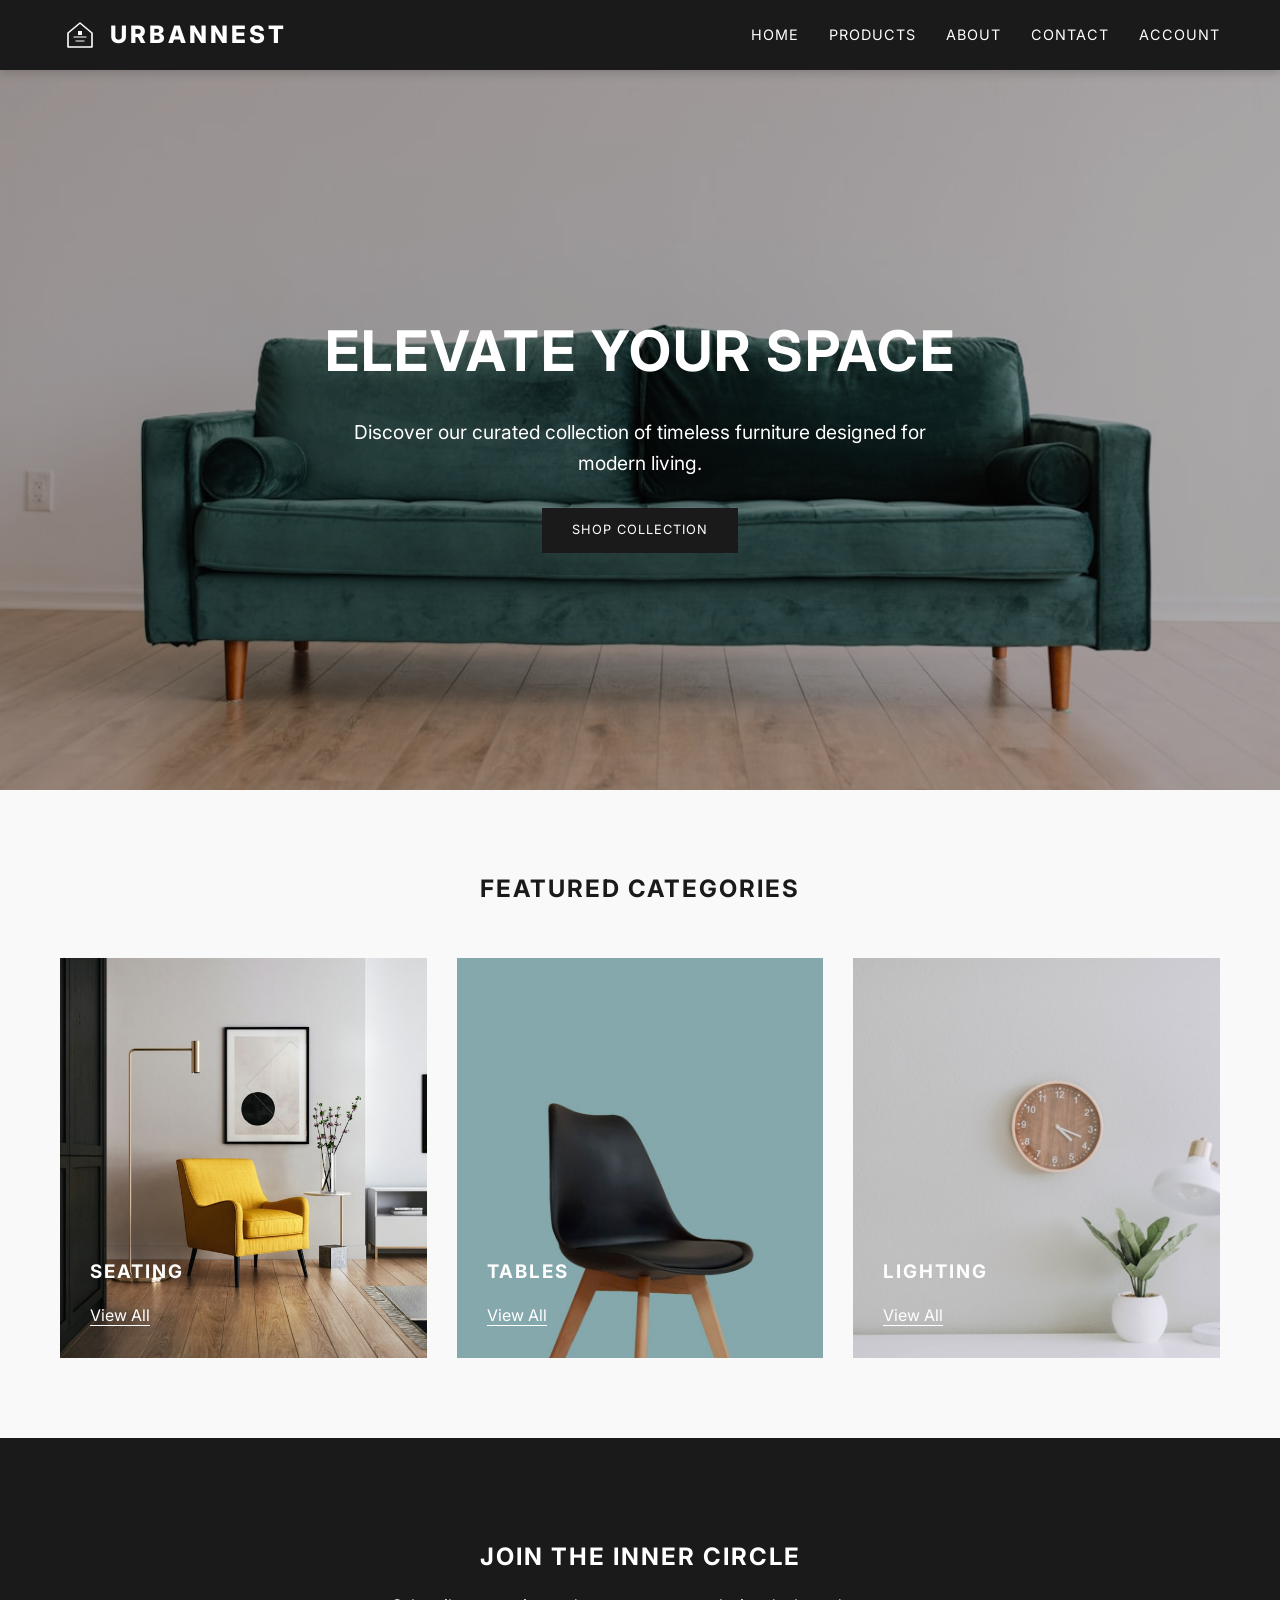
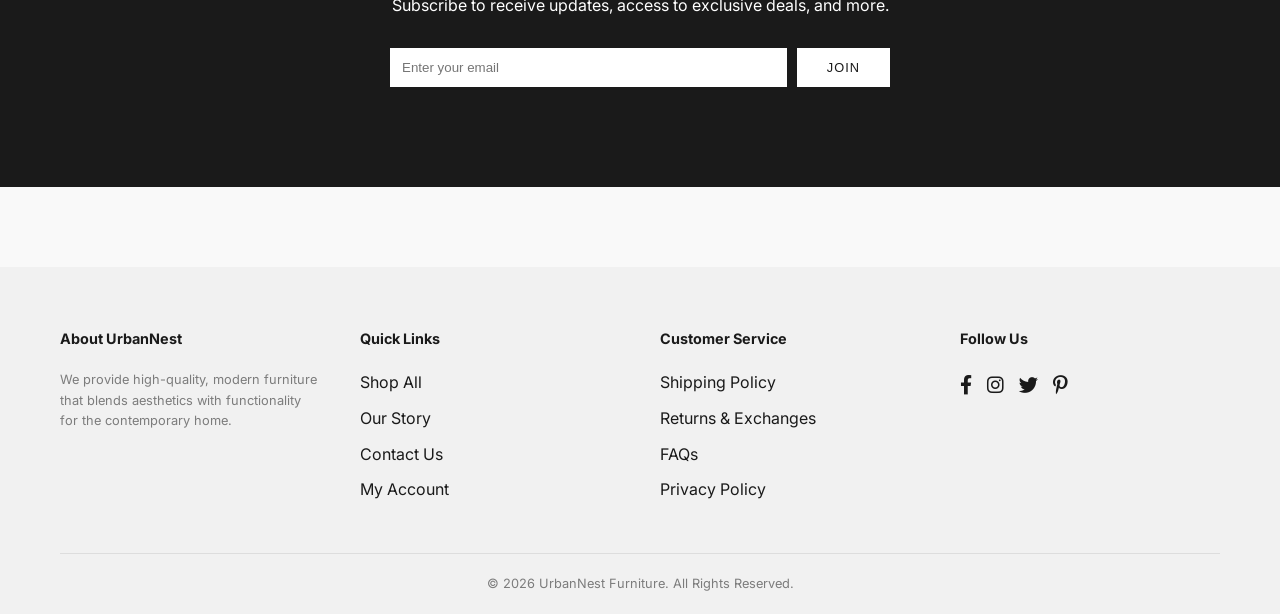
<file: Furniture/index.html>
<!DOCTYPE html>
<html lang="en">
<head>
    <meta charset="UTF-8">
    <meta name="viewport" content="width=device-width, initial-scale=1.0">
    <title>UrbanNest | Modern Minimalist Furniture</title>
    <link rel="icon" type="image/svg+xml" href="img/logo-white.svg">
    <link rel="stylesheet" href="style.css">
    <!-- Font Awesome for social icons -->
    <link rel="stylesheet" href="https://cdnjs.cloudflare.com/ajax/libs/font-awesome/6.0.0/css/all.min.css">
    <!-- Google Fonts: Inter -->
    <link href="https://fonts.googleapis.com/css2?family=Inter:wght@300;400;600;800&display=swap" rel="stylesheet">
</head>
<body>

    <header>
        <div class="container">
            <nav>
                <div class="logo">
                    <img src="img/logo-white.svg" alt="UrbanNest Logo">
                    URBANNEST
                </div>
                <ul class="nav-links">
                    <li><a href="index.html">Home</a></li>
                    <li><a href="products.html">Products</a></li>
                    <li><a href="about.html">About</a></li>
                    <li><a href="contact.html">Contact</a></li>
                    <li><a href="account.html">Account</a></li>
                </ul>
                <div class="mobile-menu-btn">
                    <i class="fas fa-bars"></i>
                </div>
            </nav>
        </div>
    </header>

    <main>
        <!-- Hero Section -->
        <section class="hero" style="background: linear-gradient(rgba(0,0,0,0.3), rgba(0,0,0,0.3)), url('img/hero.jpg'); background-size: cover; background-position: center; height: 80vh; display: flex; align-items: center; color: #fff; text-align: center;">
            <div class="container" style="width: 100%;">
                <h1 style="font-size: 3.5rem; margin-bottom: 20px;">Elevate Your Space</h1>
                <p style="font-size: 1.2rem; margin-bottom: 30px; max-width: 600px; margin-left: auto; margin-right: auto;">Discover our curated collection of timeless furniture designed for modern living.</p>
                <a href="products.html" class="btn">Shop Collection</a>
            </div>
        </section>

        <!-- Featured Categories -->
        <section class="categories" style="padding: 80px 0;">
            <div class="container">
                <h2 style="text-align: center; margin-bottom: 50px;">Featured Categories</h2>
                <div style="display: grid; grid-template-columns: repeat(auto-fit, minmax(300px, 1fr)); gap: 30px;">
                    <div class="category-card" style="position: relative; overflow: hidden; height: 400px;">
                        <img src="img/seating.jpg" alt="Seating" style="width: 100%; height: 100%; object-fit: cover; transition: transform 0.5s ease;">
                        <div style="position: absolute; bottom: 30px; left: 30px; color: #fff;">
                            <h3>Seating</h3>
                            <a href="products.html" style="border-bottom: 1px solid #fff;">View All</a>
                        </div>
                    </div>
                    <div class="category-card" style="position: relative; overflow: hidden; height: 400px;">
                        <img src="img/tables.jpg" alt="Tables" style="width: 100%; height: 100%; object-fit: cover; transition: transform 0.5s ease;">
                        <div style="position: absolute; bottom: 30px; left: 30px; color: #fff;">
                            <h3>Tables</h3>
                            <a href="products.html" style="border-bottom: 1px solid #fff;">View All</a>
                        </div>
                    </div>
                    <div class="category-card" style="position: relative; overflow: hidden; height: 400px;">
                        <img src="img/lighting.jpg" alt="Lighting" style="width: 100%; height: 100%; object-fit: cover; transition: transform 0.5s ease;">
                        <div style="position: absolute; bottom: 30px; left: 30px; color: #fff;">
                            <h3>Lighting</h3>
                            <a href="products.html" style="border-bottom: 1px solid #fff;">View All</a>
                        </div>
                    </div>
                </div>
            </div>
        </section>

        <!-- Newsletter -->
        <section class="newsletter" style="background: #1a1a1a; color: #fff; padding: 100px 0; text-align: center;">
            <div class="container">
                <h2>Join the Inner Circle</h2>
                <p style="margin-bottom: 30px;">Subscribe to receive updates, access to exclusive deals, and more.</p>
                <form id="Newsletter" style="display: flex; max-width: 500px; margin: 0 auto; gap: 10px;">
                    <input type="email" placeholder="Enter your email" required style="flex: 1; padding: 12px; border: none;">
                    <button type="submit" class="btn" style="background: #fff; color: #1a1a1a;">Join</button>
                </form>
            </div>
        </section>
    </main>

    <footer>
        <div class="container">
            <div class="footer-content">
                <div class="footer-section">
                    <h4>About UrbanNest</h4>
                    <p style="font-size: 0.8rem; color: #7c7c7c;">We provide high-quality, modern furniture that blends aesthetics with functionality for the contemporary home.</p>
                </div>
                <div class="footer-section">
                    <h4>Quick Links</h4>
                    <ul>
                        <li><a href="products.html">Shop All</a></li>
                        <li><a href="about.html">Our Story</a></li>
                        <li><a href="contact.html">Contact Us</a></li>
                        <li><a href="account.html">My Account</a></li>
                    </ul>
                </div>
                <div class="footer-section">
                    <h4>Customer Service</h4>
                    <ul>
                        <li><a href="#">Shipping Policy</a></li>
                        <li><a href="#">Returns & Exchanges</a></li>
                        <li><a href="#">FAQs</a></li>
                        <li><a href="#">Privacy Policy</a></li>
                    </ul>
                </div>
                <div class="footer-section">
                    <h4>Follow Us</h4>
                    <div class="social-links">
                        <a href="https://facebook.com" target="_blank"><i class="fab fa-facebook-f"></i></a>
                        <a href="https://instagram.com" target="_blank"><i class="fab fa-instagram"></i></a>
                        <a href="https://twitter.com" target="_blank"><i class="fab fa-twitter"></i></a>
                        <a href="https://pinterest.com" target="_blank"><i class="fab fa-pinterest-p"></i></a>
                    </div>
                </div>
            </div>
            <div class="footer-bottom">
                <p>&copy; 2026 UrbanNest Furniture. All Rights Reserved.</p>
            </div>
        </div>
    </footer>

    <script src="script.js"></script>
</body>
</html>
</file>
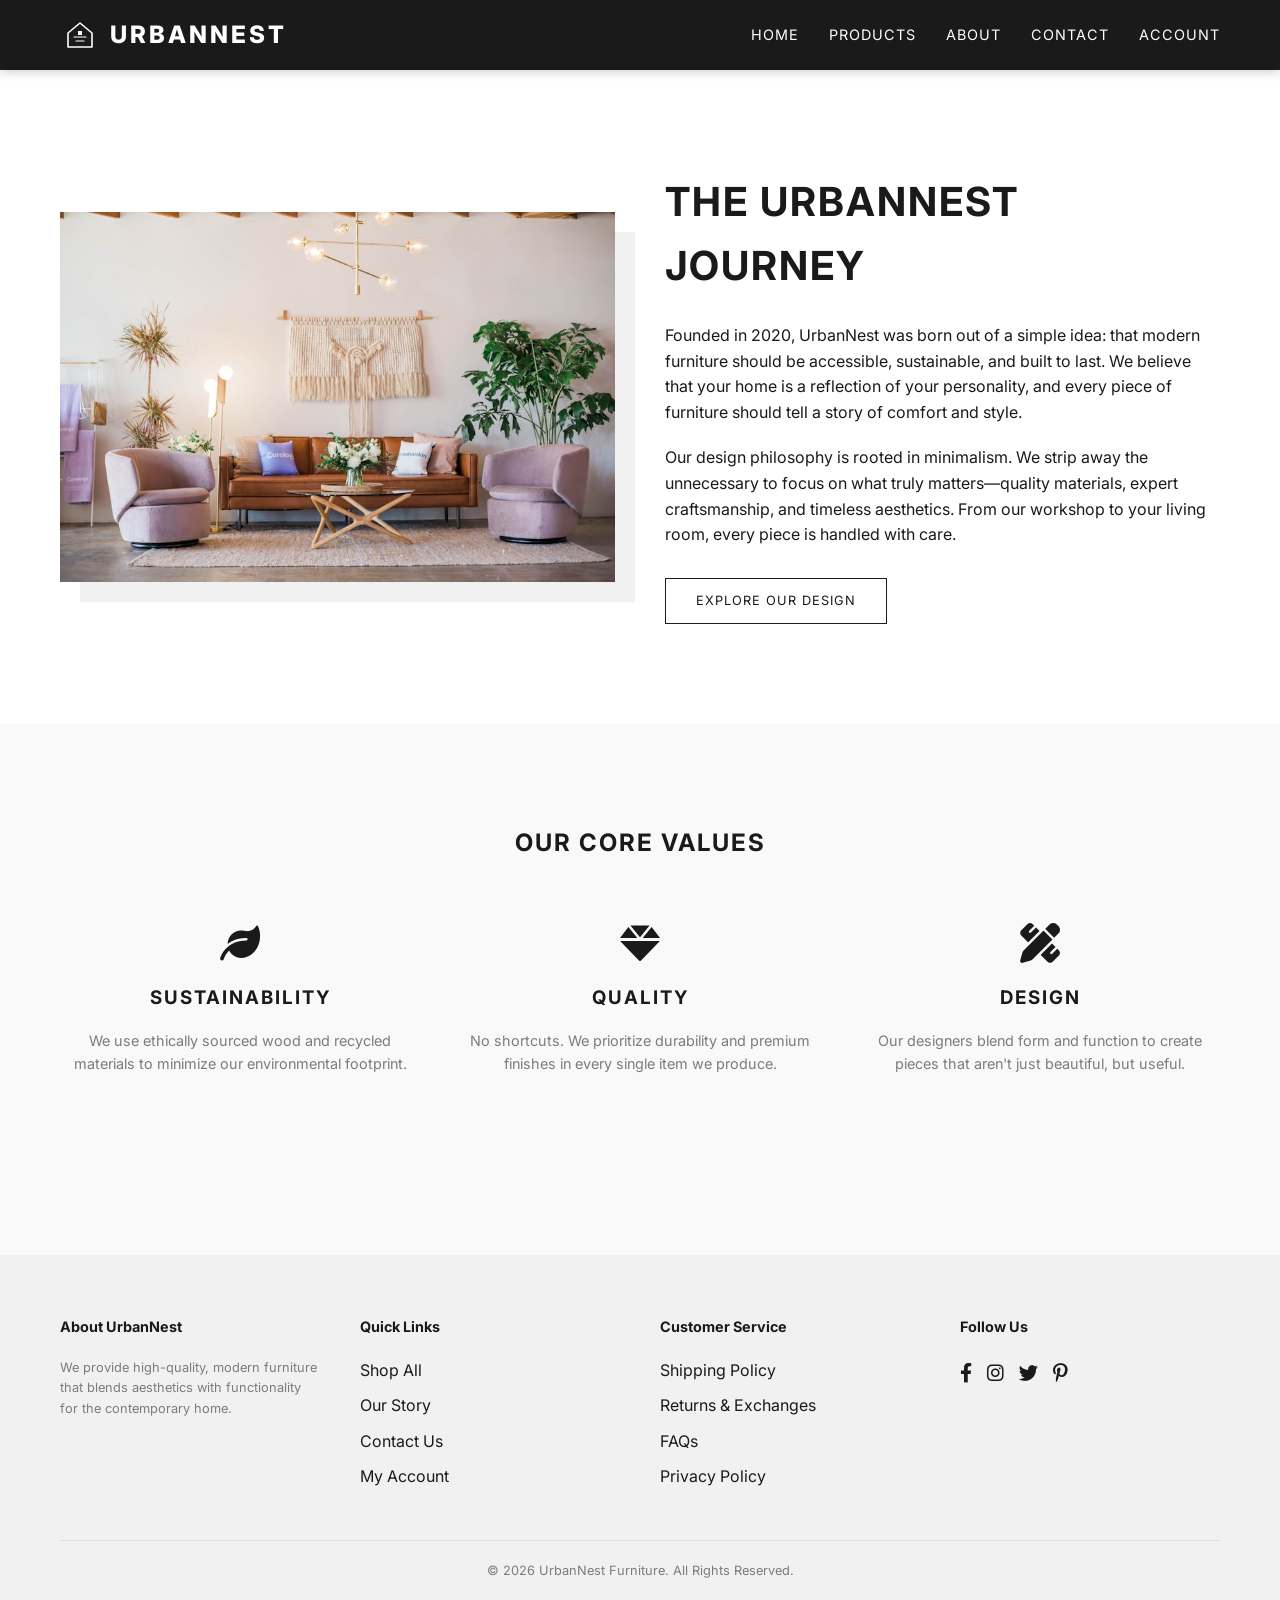
<file: Furniture/about.html>
<!DOCTYPE html>
<html lang="en">
<head>
    <meta charset="UTF-8">
    <meta name="viewport" content="width=device-width, initial-scale=1.0">
    <title>About Us | UrbanNest</title>
    <link rel="icon" type="image/svg+xml" href="img/logo-white.svg">
    <link rel="stylesheet" href="style.css">
    <link rel="stylesheet" href="https://cdnjs.cloudflare.com/ajax/libs/font-awesome/6.0.0/css/all.min.css">
    <link href="https://fonts.googleapis.com/css2?family=Inter:wght@300;400;600;800&display=swap" rel="stylesheet">
</head>
<body>

    <header>
        <div class="container">
            <nav>
                <div class="logo">
                    <img src="img/logo-white.svg" alt="UrbanNest Logo">
                    URBANNEST
                </div>
                <ul class="nav-links">
                    <li><a href="index.html">Home</a></li>
                    <li><a href="products.html">Products</a></li>
                    <li><a href="about.html">About</a></li>
                    <li><a href="contact.html">Contact</a></li>
                    <li><a href="account.html">Account</a></li>
                </ul>
                <div class="mobile-menu-btn">
                    <i class="fas fa-bars"></i>
                </div>
            </nav>
        </div>
    </header>

    <main>
        <section style="padding: 100px 0; background: #fff;">
            <div class="container" style="display: grid; grid-template-columns: repeat(auto-fit, minmax(300px, 1fr)); gap: 50px; align-items: center;">
                <div>
                    <img src="img/about-story.jpg" alt="Our Story" style="box-shadow: 20px 20px 0 #f1f1f1;">
                </div>
                <div>
                    <h2 style="font-size: 2.5rem; margin-bottom: 25px;">The UrbanNest Journey</h2>
                    <p style="margin-bottom: 20px;">Founded in 2020, UrbanNest was born out of a simple idea: that modern furniture should be accessible, sustainable, and built to last. We believe that your home is a reflection of your personality, and every piece of furniture should tell a story of comfort and style.</p>
                    <p style="margin-bottom: 30px;">Our design philosophy is rooted in minimalism. We strip away the unnecessary to focus on what truly matters—quality materials, expert craftsmanship, and timeless aesthetics. From our workshop to your living room, every piece is handled with care.</p>
                    <a href="products.html" class="btn btn-outline">Explore Our Design</a>
                </div>
            </div>
        </section>

        <section style="background: #f9f9f9; padding: 100px 0;">
            <div class="container">
                <h2 style="text-align: center; margin-bottom: 60px;">Our Core Values</h2>
                <div style="display: grid; grid-template-columns: repeat(auto-fit, minmax(250px, 1fr)); gap: 40px; text-align: center;">
                    <div>
                        <i class="fas fa-leaf" style="font-size: 2.5rem; margin-bottom: 20px;"></i>
                        <h3>Sustainability</h3>
                        <p style="font-size: 0.9rem; color: #7c7c7c;">We use ethically sourced wood and recycled materials to minimize our environmental footprint.</p>
                    </div>
                    <div>
                        <i class="fas fa-gem" style="font-size: 2.5rem; margin-bottom: 20px;"></i>
                        <h3>Quality</h3>
                        <p style="font-size: 0.9rem; color: #7c7c7c;">No shortcuts. We prioritize durability and premium finishes in every single item we produce.</p>
                    </div>
                    <div>
                        <i class="fas fa-pencil-ruler" style="font-size: 2.5rem; margin-bottom: 20px;"></i>
                        <h3>Design</h3>
                        <p style="font-size: 0.9rem; color: #7c7c7c;">Our designers blend form and function to create pieces that aren't just beautiful, but useful.</p>
                    </div>
                </div>
            </div>
        </section>
    </main>

    <footer>
        <div class="container">
            <div class="footer-content">
                <div class="footer-section">
                    <h4>About UrbanNest</h4>
                    <p style="font-size: 0.8rem; color: #7c7c7c;">We provide high-quality, modern furniture that blends aesthetics with functionality for the contemporary home.</p>
                </div>
                <div class="footer-section">
                    <h4>Quick Links</h4>
                    <ul>
                        <li><a href="products.html">Shop All</a></li>
                        <li><a href="about.html">Our Story</a></li>
                        <li><a href="contact.html">Contact Us</a></li>
                        <li><a href="account.html">My Account</a></li>
                    </ul>
                </div>
                <div class="footer-section">
                    <h4>Customer Service</h4>
                    <ul>
                        <li><a href="#">Shipping Policy</a></li>
                        <li><a href="#">Returns & Exchanges</a></li>
                        <li><a href="#">FAQs</a></li>
                        <li><a href="#">Privacy Policy</a></li>
                    </ul>
                </div>
                <div class="footer-section">
                    <h4>Follow Us</h4>
                    <div class="social-links">
                        <a href="https://facebook.com" target="_blank"><i class="fab fa-facebook-f"></i></a>
                        <a href="https://instagram.com" target="_blank"><i class="fab fa-instagram"></i></a>
                        <a href="https://twitter.com" target="_blank"><i class="fab fa-twitter"></i></a>
                        <a href="https://pinterest.com" target="_blank"><i class="fab fa-pinterest-p"></i></a>
                    </div>
                </div>
            </div>
            <div class="footer-bottom">
                <p>&copy; 2026 UrbanNest Furniture. All Rights Reserved.</p>
            </div>
        </div>
    </footer>

    <script src="script.js"></script>
</body>
</html>
</file>
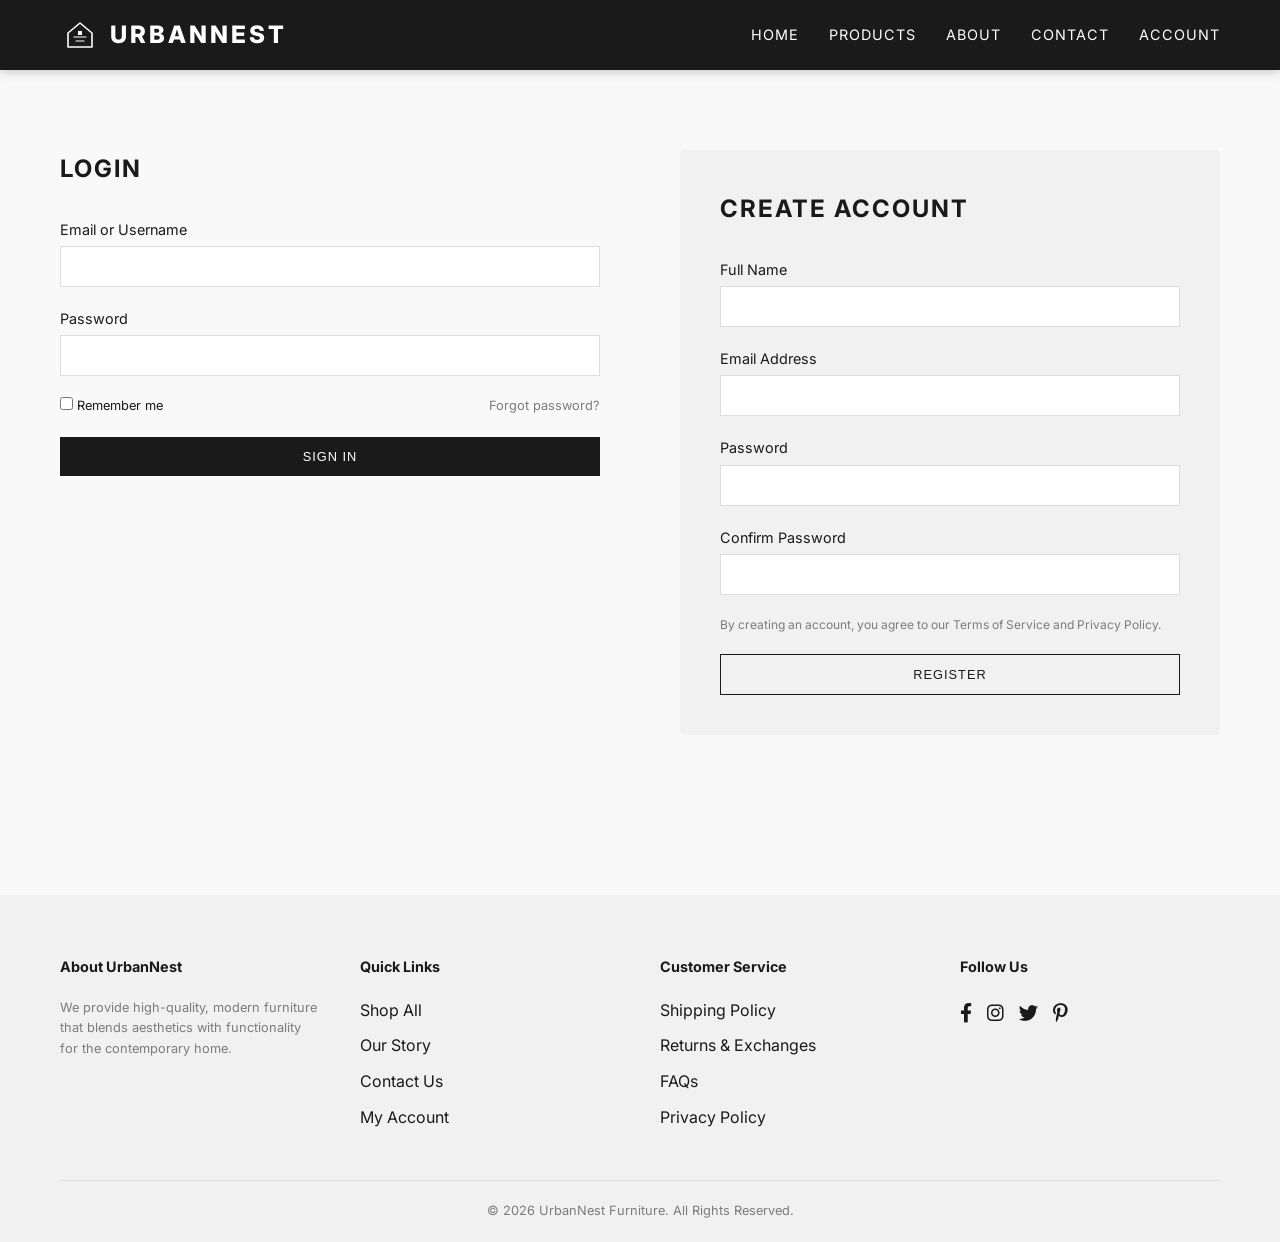
<file: Furniture/account.html>
<!DOCTYPE html>
<html lang="en">
<head>
    <meta charset="UTF-8">
    <meta name="viewport" content="width=device-width, initial-scale=1.0">
    <title>My Account | UrbanNest</title>
    <link rel="icon" type="image/svg+xml" href="img/logo-white.svg">
    <link rel="stylesheet" href="style.css">
    <link rel="stylesheet" href="https://cdnjs.cloudflare.com/ajax/libs/font-awesome/6.0.0/css/all.min.css">
    <link href="https://fonts.googleapis.com/css2?family=Inter:wght@300;400;600;800&display=swap" rel="stylesheet">
</head>
<body>

    <header>
        <div class="container">
            <nav>
                <div class="logo">
                    <img src="img/logo-white.svg" alt="UrbanNest Logo">
                    URBANNEST
                </div>
                <ul class="nav-links">
                    <li><a href="index.html">Home</a></li>
                    <li><a href="products.html">Products</a></li>
                    <li><a href="about.html">About</a></li>
                    <li><a href="contact.html">Contact</a></li>
                    <li><a href="account.html">Account</a></li>
                </ul>
                <div class="mobile-menu-btn">
                    <i class="fas fa-bars"></i>
                </div>
            </nav>
        </div>
    </header>

    <main class="container">
        <section style="padding: 80px 0;">
            <div style="display: grid; grid-template-columns: repeat(auto-fit, minmax(300px, 1fr)); gap: 80px;">
                
                <!-- Login Form -->
                <div>
                    <h2 style="margin-bottom: 30px;">Login</h2>
                    <form id="LoginForm">
                        <div class="form-group">
                            <label for="login-email">Email or Username</label>
                            <input type="text" id="login-email" required>
                        </div>
                        <div class="form-group">
                            <label for="login-password">Password</label>
                            <input type="password" id="login-password" required>
                        </div>
                        <div style="display: flex; justify-content: space-between; align-items: center; margin-bottom: 20px; font-size: 0.8rem;">
                            <label><input type="checkbox"> Remember me</label>
                            <a href="#" style="color: #7c7c7c;">Forgot password?</a>
                        </div>
                        <button type="submit" class="btn" style="width: 100%;">Sign In</button>
                    </form>
                </div>

                <!-- Sign-up Form -->
                <div style="background: #f1f1f1; padding: 40px; border-radius: 4px;">
                    <h2 style="margin-bottom: 30px;">Create Account</h2>
                    <form id="SignupForm">
                        <div class="form-group">
                            <label for="signup-name">Full Name</label>
                            <input type="text" id="signup-name" required>
                        </div>
                        <div class="form-group">
                            <label for="signup-email">Email Address</label>
                            <input type="email" id="signup-email" required>
                        </div>
                        <div class="form-group">
                            <label for="signup-password">Password</label>
                            <input type="password" id="signup-password" required>
                        </div>
                        <div class="form-group">
                            <label for="signup-confirm">Confirm Password</label>
                            <input type="password" id="signup-confirm" required>
                        </div>
                        <p style="font-size: 0.75rem; color: #7c7c7c; margin-bottom: 20px;">By creating an account, you agree to our Terms of Service and Privacy Policy.</p>
                        <button type="submit" class="btn btn-outline" style="width: 100%;">Register</button>
                    </form>
                </div>

            </div>
        </section>
    </main>

    <footer>
        <div class="container">
            <div class="footer-content">
                <div class="footer-section">
                    <h4>About UrbanNest</h4>
                    <p style="font-size: 0.8rem; color: #7c7c7c;">We provide high-quality, modern furniture that blends aesthetics with functionality for the contemporary home.</p>
                </div>
                <div class="footer-section">
                    <h4>Quick Links</h4>
                    <ul>
                        <li><a href="products.html">Shop All</a></li>
                        <li><a href="about.html">Our Story</a></li>
                        <li><a href="contact.html">Contact Us</a></li>
                        <li><a href="account.html">My Account</a></li>
                    </ul>
                </div>
                <div class="footer-section">
                    <h4>Customer Service</h4>
                    <ul>
                        <li><a href="#">Shipping Policy</a></li>
                        <li><a href="#">Returns & Exchanges</a></li>
                        <li><a href="#">FAQs</a></li>
                        <li><a href="#">Privacy Policy</a></li>
                    </ul>
                </div>
                <div class="footer-section">
                    <h4>Follow Us</h4>
                    <div class="social-links">
                        <a href="https://facebook.com" target="_blank"><i class="fab fa-facebook-f"></i></a>
                        <a href="https://instagram.com" target="_blank"><i class="fab fa-instagram"></i></a>
                        <a href="https://twitter.com" target="_blank"><i class="fab fa-twitter"></i></a>
                        <a href="https://pinterest.com" target="_blank"><i class="fab fa-pinterest-p"></i></a>
                    </div>
                </div>
            </div>
            <div class="footer-bottom">
                <p>&copy; 2026 UrbanNest Furniture. All Rights Reserved.</p>
            </div>
        </div>
    </footer>

    <script src="script.js"></script>
</body>
</html>
</file>
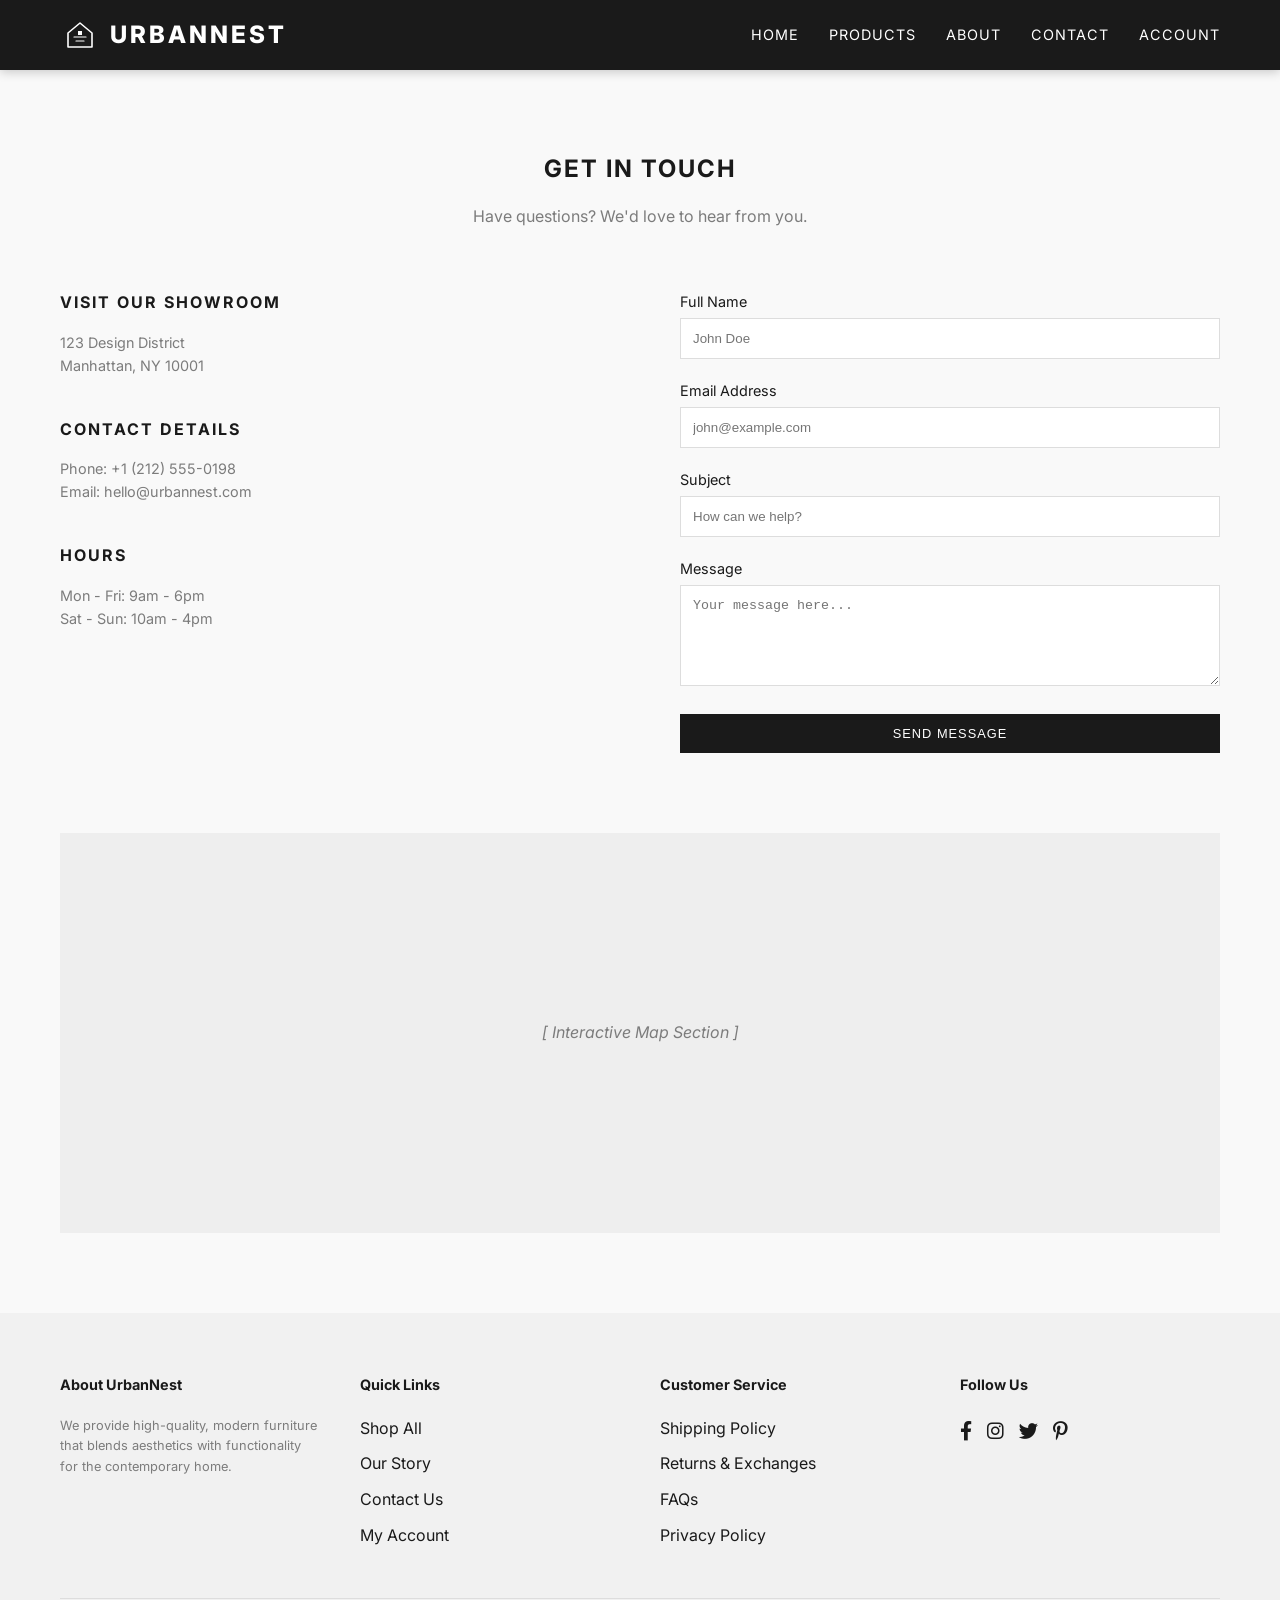
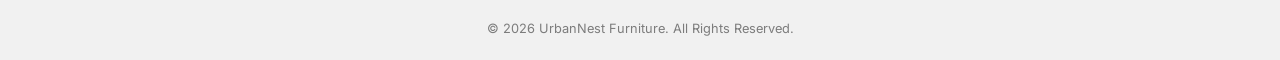
<file: Furniture/contact.html>
<!DOCTYPE html>
<html lang="en">
<head>
    <meta charset="UTF-8">
    <meta name="viewport" content="width=device-width, initial-scale=1.0">
    <title>Contact Us | UrbanNest</title>
    <link rel="icon" type="image/svg+xml" href="img/logo-white.svg">
    <link rel="stylesheet" href="style.css">
    <link rel="stylesheet" href="https://cdnjs.cloudflare.com/ajax/libs/font-awesome/6.0.0/css/all.min.css">
    <link href="https://fonts.googleapis.com/css2?family=Inter:wght@300;400;600;800&display=swap" rel="stylesheet">
</head>
<body>

    <header>
        <div class="container">
            <nav>
                <div class="logo">
                    <img src="img/logo-white.svg" alt="UrbanNest Logo">
                    URBANNEST
                </div>
                <ul class="nav-links">
                    <li><a href="index.html">Home</a></li>
                    <li><a href="products.html">Products</a></li>
                    <li><a href="about.html">About</a></li>
                    <li><a href="contact.html">Contact</a></li>
                    <li><a href="account.html">Account</a></li>
                </ul>
                <div class="mobile-menu-btn">
                    <i class="fas fa-bars"></i>
                </div>
            </nav>
        </div>
    </header>

    <main class="container">
        <section style="padding: 80px 0;">
            <div style="text-align: center; margin-bottom: 60px;">
                <h2>Get in Touch</h2>
                <p style="color: #7c7c7c;">Have questions? We'd love to hear from you.</p>
            </div>

            <div style="display: grid; grid-template-columns: repeat(auto-fit, minmax(300px, 1fr)); gap: 80px;">
                <!-- Contact Info -->
                <div>
                    <div style="margin-bottom: 40px;">
                        <h3 style="font-size: 1rem; margin-bottom: 15px;">Visit Our Showroom</h3>
                        <p style="font-size: 0.9rem; color: #7c7c7c;">123 Design District<br>Manhattan, NY 10001</p>
                    </div>
                    <div style="margin-bottom: 40px;">
                        <h3 style="font-size: 1rem; margin-bottom: 15px;">Contact Details</h3>
                        <p style="font-size: 0.9rem; color: #7c7c7c;">Phone: +1 (212) 555-0198<br>Email: hello@urbannest.com</p>
                    </div>
                    <div>
                        <h3 style="font-size: 1rem; margin-bottom: 15px;">Hours</h3>
                        <p style="font-size: 0.9rem; color: #7c7c7c;">Mon - Fri: 9am - 6pm<br>Sat - Sun: 10am - 4pm</p>
                    </div>
                </div>

                <!-- Contact Form -->
                <div>
                    <form id="ContactForm">
                        <div class="form-group">
                            <label for="name">Full Name</label>
                            <input type="text" id="name" placeholder="John Doe" required>
                        </div>
                        <div class="form-group">
                            <label for="email">Email Address</label>
                            <input type="email" id="email" placeholder="john@example.com" required>
                        </div>
                        <div class="form-group">
                            <label for="subject">Subject</label>
                            <input type="text" id="subject" placeholder="How can we help?" required>
                        </div>
                        <div class="form-group">
                            <label for="message">Message</label>
                            <textarea id="message" rows="5" placeholder="Your message here..." required></textarea>
                        </div>
                        <button type="submit" class="btn" style="width: 100%;">Send Message</button>
                    </form>
                </div>
            </div>
        </section>

        <!-- Simple Map Placeholder -->
        <section style="height: 400px; background: #eee; display: flex; align-items: center; justify-content: center; margin-bottom: 80px;">
            <p style="color: #7c7c7c; font-style: italic;">[ Interactive Map Section ]</p>
        </section>
    </main>

    <footer>
        <div class="container">
            <div class="footer-content">
                <div class="footer-section">
                    <h4>About UrbanNest</h4>
                    <p style="font-size: 0.8rem; color: #7c7c7c;">We provide high-quality, modern furniture that blends aesthetics with functionality for the contemporary home.</p>
                </div>
                <div class="footer-section">
                    <h4>Quick Links</h4>
                    <ul>
                        <li><a href="products.html">Shop All</a></li>
                        <li><a href="about.html">Our Story</a></li>
                        <li><a href="contact.html">Contact Us</a></li>
                        <li><a href="account.html">My Account</a></li>
                    </ul>
                </div>
                <div class="footer-section">
                    <h4>Customer Service</h4>
                    <ul>
                        <li><a href="#">Shipping Policy</a></li>
                        <li><a href="#">Returns & Exchanges</a></li>
                        <li><a href="#">FAQs</a></li>
                        <li><a href="#">Privacy Policy</a></li>
                    </ul>
                </div>
                <div class="footer-section">
                    <h4>Follow Us</h4>
                    <div class="social-links">
                        <a href="https://facebook.com" target="_blank"><i class="fab fa-facebook-f"></i></a>
                        <a href="https://instagram.com" target="_blank"><i class="fab fa-instagram"></i></a>
                        <a href="https://twitter.com" target="_blank"><i class="fab fa-twitter"></i></a>
                        <a href="https://pinterest.com" target="_blank"><i class="fab fa-pinterest-p"></i></a>
                    </div>
                </div>
            </div>
            <div class="footer-bottom">
                <p>&copy; 2026 UrbanNest Furniture. All Rights Reserved.</p>
            </div>
        </div>
    </footer>

    <script src="script.js"></script>
</body>
</html>
</file>
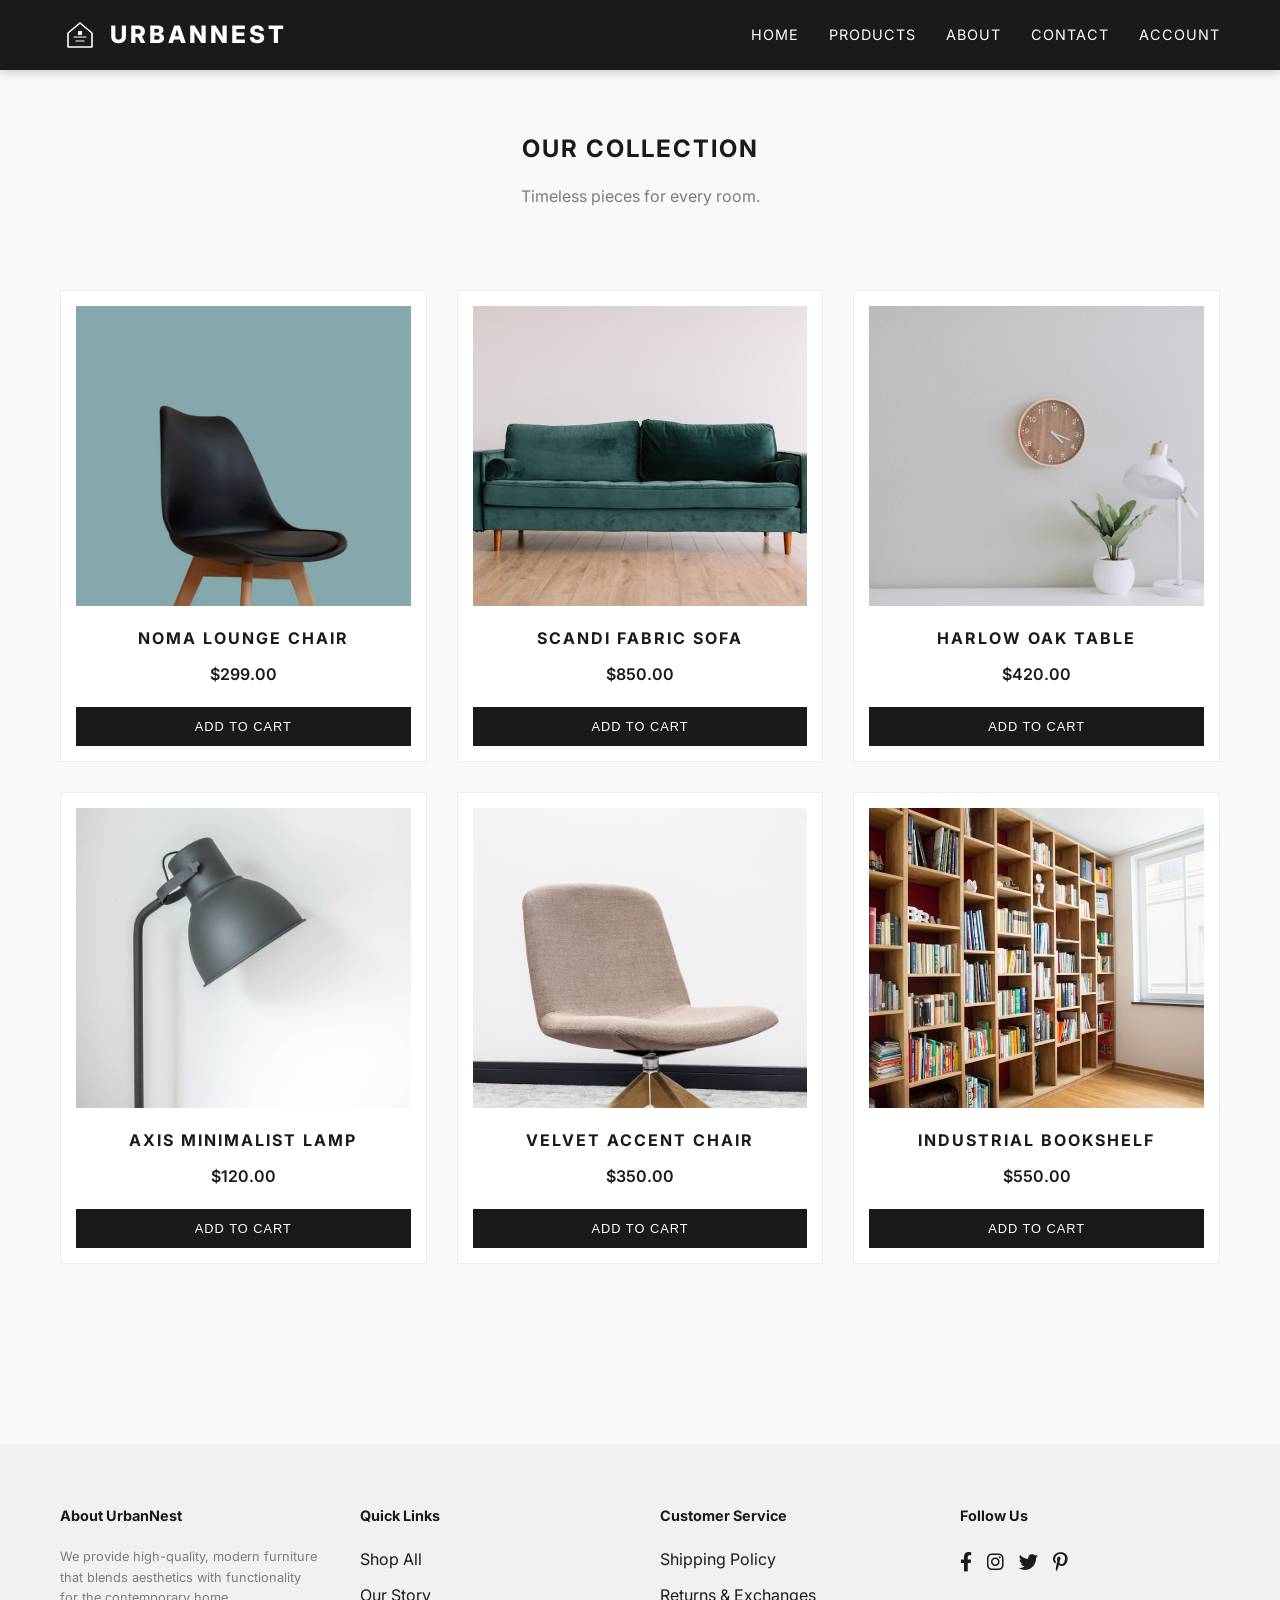
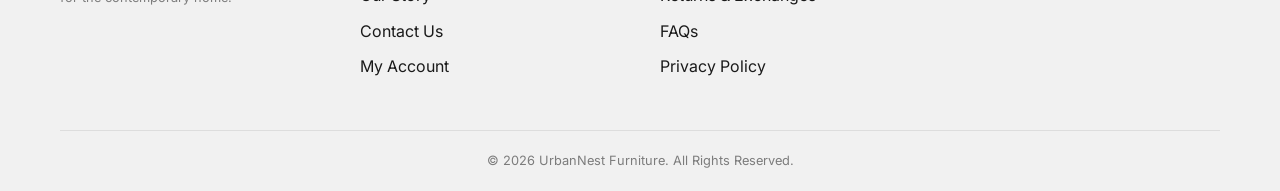
<file: Furniture/products.html>
<!DOCTYPE html>
<html lang="en">
<head>
    <meta charset="UTF-8">
    <meta name="viewport" content="width=device-width, initial-scale=1.0">
    <title>Products | UrbanNest</title>
    <link rel="icon" type="image/svg+xml" href="img/logo-white.svg">
    <link rel="stylesheet" href="style.css">
    <link rel="stylesheet" href="https://cdnjs.cloudflare.com/ajax/libs/font-awesome/6.0.0/css/all.min.css">
    <link href="https://fonts.googleapis.com/css2?family=Inter:wght@300;400;600;800&display=swap" rel="stylesheet">
</head>
<body>

    <header>
        <div class="container">
            <nav>
                <div class="logo">
                    <img src="img/logo-white.svg" alt="UrbanNest Logo">
                    URBANNEST
                </div>
                <ul class="nav-links">
                    <li><a href="index.html">Home</a></li>
                    <li><a href="products.html">Products</a></li>
                    <li><a href="about.html">About</a></li>
                    <li><a href="contact.html">Contact</a></li>
                    <li><a href="account.html">Account</a></li>
                </ul>
                <div class="mobile-menu-btn">
                    <i class="fas fa-bars"></i>
                </div>
            </nav>
        </div>
    </header>

    <main class="container">
        <section style="padding: 60px 0;">
            <h2 style="text-align: center;">Our Collection</h2>
            <p style="text-align: center; color: #7c7c7c; margin-bottom: 40px;">Timeless pieces for every room.</p>
            
            <div class="product-grid">
                <!-- Product 1 -->
                <div class="product-card">
                    <img src="img/chair-1.jpg" alt="Noma Lounge Chair">
                    <h3>Noma Lounge Chair</h3>
                    <p class="product-price">$299.00</p>
                    <button class="btn btn-add-cart">Add to Cart</button>
                </div>
                <!-- Product 2 -->
                <div class="product-card">
                    <img src="img/sofa-1.jpg" alt="Scandi Fabric Sofa">
                    <h3>Scandi Fabric Sofa</h3>
                    <p class="product-price">$850.00</p>
                    <button class="btn btn-add-cart">Add to Cart</button>
                </div>
                <!-- Product 3 -->
                <div class="product-card">
                    <img src="img/table-1.jpg" alt="Harlow Oak Table">
                    <h3>Harlow Oak Table</h3>
                    <p class="product-price">$420.00</p>
                    <button class="btn btn-add-cart">Add to Cart</button>
                </div>
                <!-- Product 4 -->
                <div class="product-card">
                    <img src="img/lamp-1.jpg" alt="Axis Minimalist Lamp">
                    <h3>Axis Minimalist Lamp</h3>
                    <p class="product-price">$120.00</p>
                    <button class="btn btn-add-cart">Add to Cart</button>
                </div>
                <!-- Product 5 -->
                <div class="product-card">
                    <img src="img/chair-2.jpg" alt="Velvet Accent Chair">
                    <h3>Velvet Accent Chair</h3>
                    <p class="product-price">$350.00</p>
                    <button class="btn btn-add-cart">Add to Cart</button>
                </div>
                <!-- Product 6 -->
                <div class="product-card">
                    <img src="img/shelf-1.jpg" alt="Industrial Bookshelf">
                    <h3>Industrial Bookshelf</h3>
                    <p class="product-price">$550.00</p>
                    <button class="btn btn-add-cart">Add to Cart</button>
                </div>
            </div>
        </section>
    </main>

    <footer>
        <div class="container">
            <div class="footer-content">
                <div class="footer-section">
                    <h4>About UrbanNest</h4>
                    <p style="font-size: 0.8rem; color: #7c7c7c;">We provide high-quality, modern furniture that blends aesthetics with functionality for the contemporary home.</p>
                </div>
                <div class="footer-section">
                    <h4>Quick Links</h4>
                    <ul>
                        <li><a href="products.html">Shop All</a></li>
                        <li><a href="about.html">Our Story</a></li>
                        <li><a href="contact.html">Contact Us</a></li>
                        <li><a href="account.html">My Account</a></li>
                    </ul>
                </div>
                <div class="footer-section">
                    <h4>Customer Service</h4>
                    <ul>
                        <li><a href="#">Shipping Policy</a></li>
                        <li><a href="#">Returns & Exchanges</a></li>
                        <li><a href="#">FAQs</a></li>
                        <li><a href="#">Privacy Policy</a></li>
                    </ul>
                </div>
                <div class="footer-section">
                    <h4>Follow Us</h4>
                    <div class="social-links">
                        <a href="https://facebook.com" target="_blank"><i class="fab fa-facebook-f"></i></a>
                        <a href="https://instagram.com" target="_blank"><i class="fab fa-instagram"></i></a>
                        <a href="https://twitter.com" target="_blank"><i class="fab fa-twitter"></i></a>
                        <a href="https://pinterest.com" target="_blank"><i class="fab fa-pinterest-p"></i></a>
                    </div>
                </div>
            </div>
            <div class="footer-bottom">
                <p>&copy; 2026 UrbanNest Furniture. All Rights Reserved.</p>
            </div>
        </div>
    </footer>

    <script src="script.js"></script>
</body>
</html>
</file>
<file: Furniture/style.css>
/* UrbanNest - Modern Minimalist Furniture CSS */

:root {
    --primary-color: #1a1a1a;
    --secondary-color: #ffffff;
    --accent-color: #7c7c7c;
    --bg-color: #f9f9f9;
    --transition: all 0.3s ease;
    --font-family: 'Inter', -apple-system, BlinkMacSystemFont, 'Segoe UI', Roboto, sans-serif;
}

* {
    margin: 0;
    padding: 0;
    box-sizing: border-box;
}

body {
    font-family: var(--font-family);
    background-color: var(--bg-color);
    color: var(--primary-color);
    line-height: 1.6;
}

a {
    text-decoration: none;
    color: inherit;
    transition: var(--transition);
}

ul {
    list-style: none;
}

img {
    max-width: 100%;
    display: block;
}

/* Typography */
h1, h2, h3 {
    text-transform: uppercase;
    letter-spacing: 2px;
    margin-bottom: 1rem;
}

.container {
    max-width: 1200px;
    margin: 0 auto;
    padding: 0 20px;
}

/* Header & Navigation */
header {
    background: var(--primary-color);
    color: var(--secondary-color);
    box-shadow: 0 2px 10px rgba(0,0,0,0.2);
    position: sticky;
    top: 0;
    z-index: 1000;
}

nav {
    display: flex;
    justify-content: space-between;
    align-items: center;
    padding: 15px 0;
}

.logo {
    display: flex;
    align-items: center;
    gap: 10px;
    font-size: 1.5rem;
    font-weight: 800;
    letter-spacing: 3px;
    color: var(--secondary-color);
}

.logo img {
    height: 40px;
    width: auto;
}

.nav-links {
    display: flex;
    gap: 30px;
}

.nav-links a {
    color: var(--secondary-color);
    font-size: 0.9rem;
    text-transform: uppercase;
    letter-spacing: 1px;
}

.nav-links a:hover {
    color: var(--accent-color);
}

.mobile-menu-btn {
    display: none;
    font-size: 1.5rem;
    cursor: pointer;
}

/* Buttons */
.btn {
    display: inline-block;
    padding: 12px 30px;
    background: var(--primary-color);
    color: var(--secondary-color);
    border: none;
    text-transform: uppercase;
    font-size: 0.8rem;
    letter-spacing: 1px;
    cursor: pointer;
    transition: var(--transition);
}

.btn:hover {
    background: #333;
    transform: translateY(-2px);
    box-shadow: 0 4px 10px rgba(0,0,0,0.2);
}

.btn-outline {
    background: transparent;
    border: 1px solid var(--primary-color);
    color: var(--primary-color);
}

.btn-outline:hover {
    background: var(--primary-color);
    color: var(--secondary-color);
}

/* Footer */
footer {
    background: #f1f1f1;
    padding: 60px 0 20px;
    margin-top: 80px;
}

.footer-content {
    display: grid;
    grid-template-columns: repeat(auto-fit, minmax(200px, 1fr));
    gap: 40px;
    margin-bottom: 40px;
}

.footer-section h4 {
    font-size: 0.9rem;
    margin-bottom: 20px;
}

.footer-section ul li {
    margin-bottom: 10px;
}

.footer-section ul li a:hover {
    padding-left: 5px;
    color: var(--accent-color);
}

.social-links {
    display: flex;
    gap: 15px;
}

.social-links a {
    font-size: 1.2rem;
}

.footer-bottom {
    text-align: center;
    border-top: 1px solid #ddd;
    padding-top: 20px;
    font-size: 0.8rem;
    color: var(--accent-color);
}

/* Forms */
.form-group {
    margin-bottom: 20px;
}

.form-group label {
    display: block;
    margin-bottom: 5px;
    font-size: 0.9rem;
}

.form-group input, .form-group textarea {
    width: 100%;
    padding: 12px;
    border: 1px solid #ddd;
    outline: none;
    transition: var(--transition);
}

.form-group input:focus, .form-group textarea:focus {
    border-color: var(--primary-color);
}

/* Product Grid */
.product-grid {
    display: grid;
    grid-template-columns: repeat(auto-fill, minmax(280px, 1fr));
    gap: 30px;
    padding: 40px 0;
}

.product-card {
    background: var(--secondary-color);
    border: 1px solid #eee;
    padding: 15px;
    text-align: center;
    transition: var(--transition);
}

.product-card:hover {
    box-shadow: 0 10px 20px rgba(0,0,0,0.1);
}

.product-card img {
    height: 300px;
    width: 100%;
    object-fit: cover;
    margin-bottom: 20px;
}

.product-card h3 {
    font-size: 1rem;
    margin-bottom: 10px;
}

.product-price {
    font-weight: 600;
    margin-bottom: 20px;
}

.btn-add-cart {
    width: 100%;
}

/* Responsiveness */
@media (max-width: 768px) {
    .nav-links {
        display: none; /* Mobile menu logic in JS */
    }
    .mobile-menu-btn {
        display: block;
    }
    .hero h1 {
        font-size: 2rem;
    }
}
</file>
